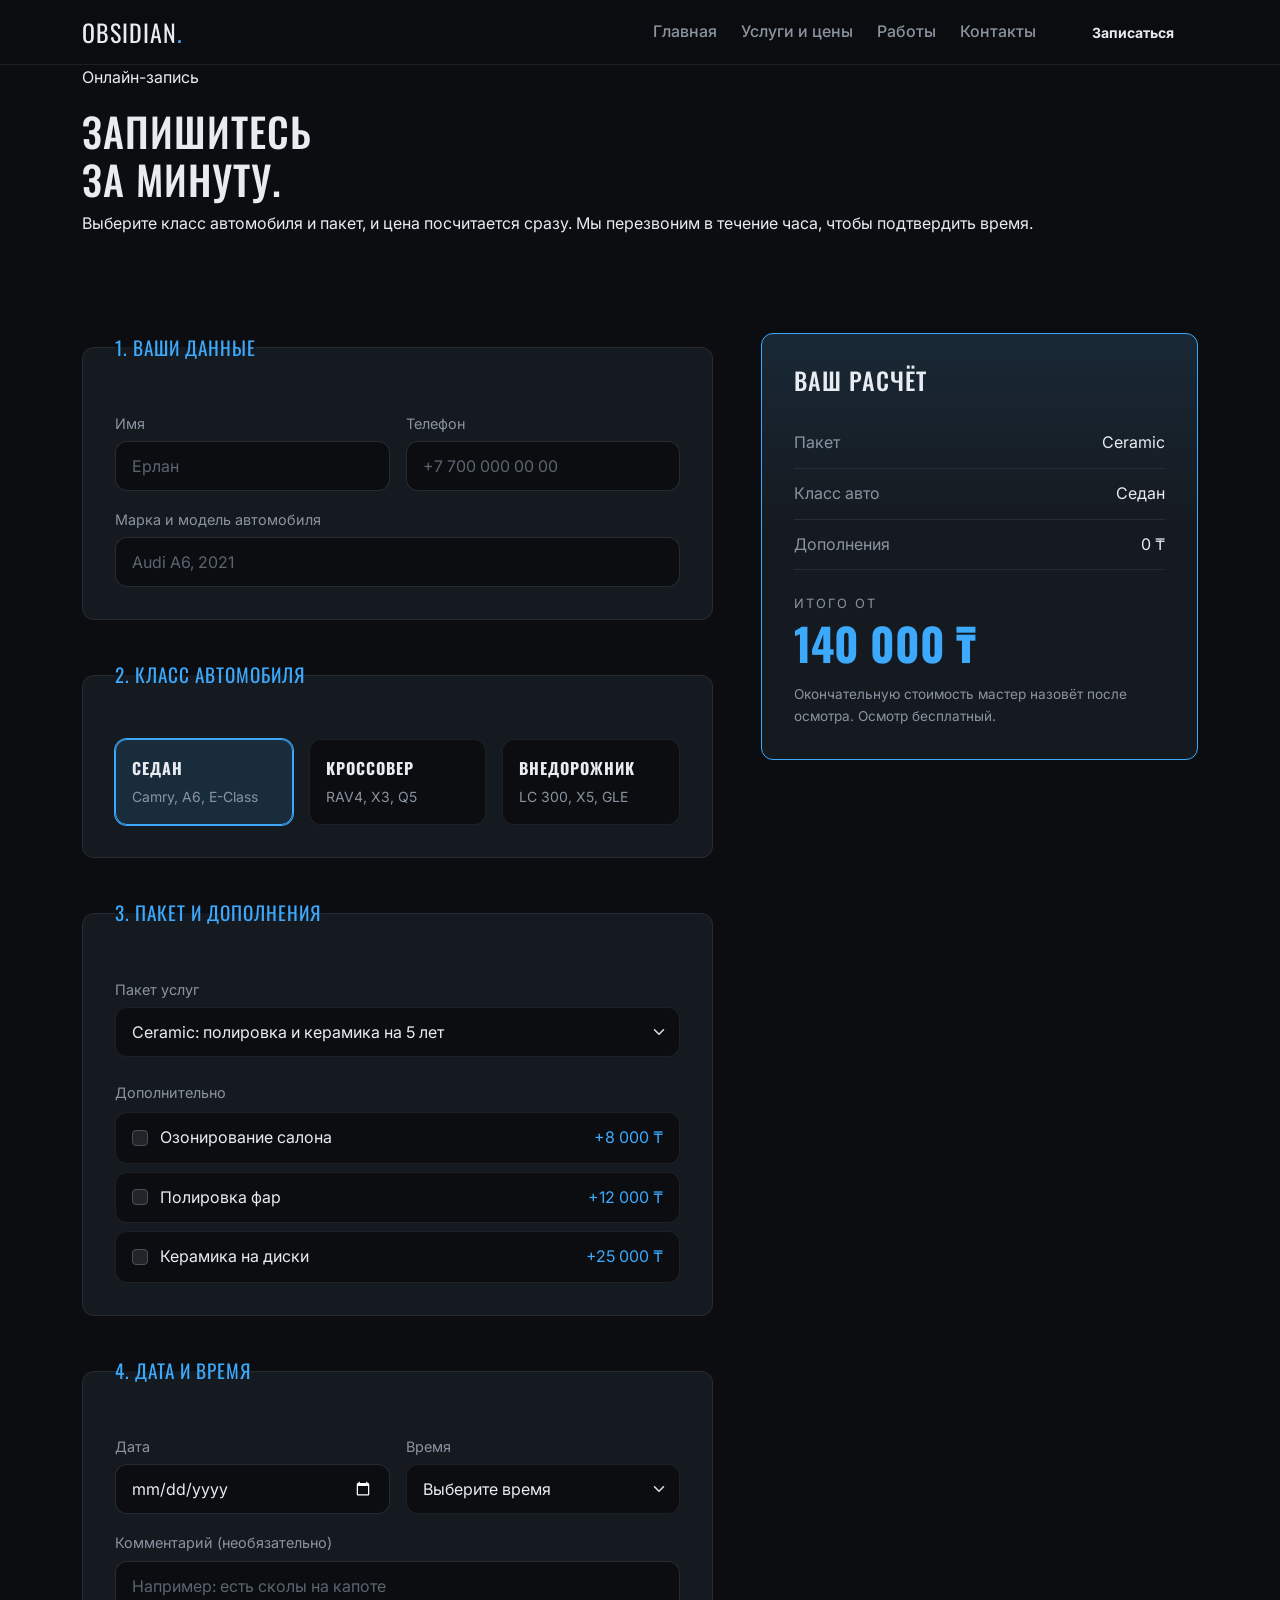
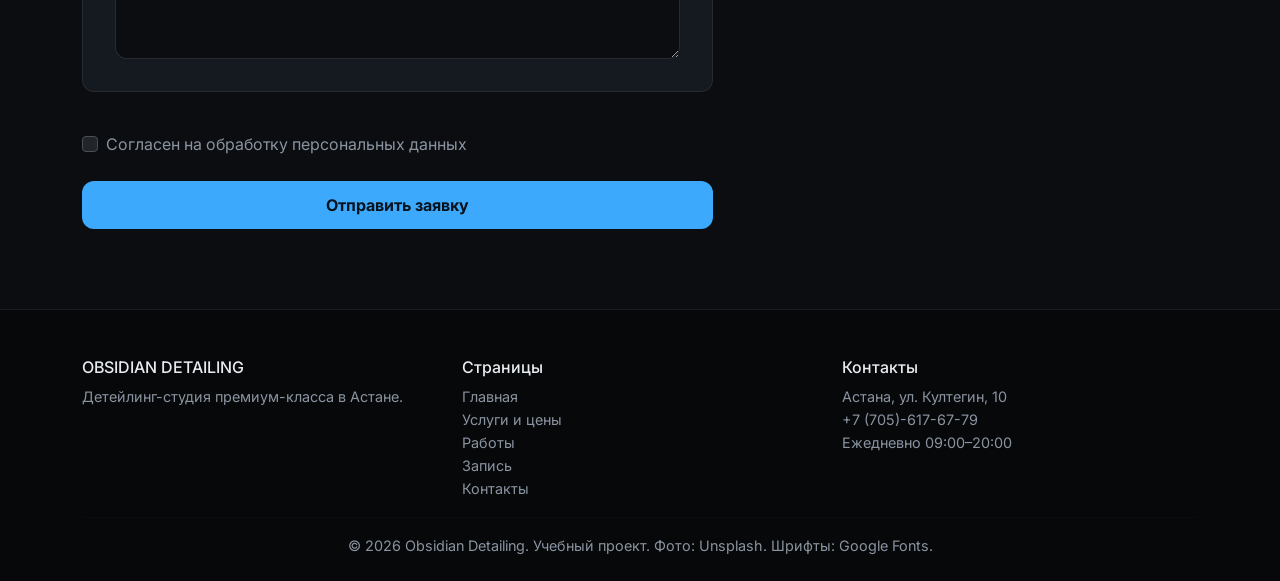
<file: booking.html>
<!DOCTYPE html>
<html lang="ru">
<head>
  <meta charset="UTF-8">
  <meta name="viewport" content="width=device-width, initial-scale=1">
  <meta name="description" content="Онлайн-запись в Obsidian Detailing: выберите класс авто, пакет и время, цена посчитается сразу.">
  <title>Obsidian Detailing | Запись</title>

  <link rel="preconnect" href="https://fonts.googleapis.com">
  <link rel="preconnect" href="https://fonts.gstatic.com" crossorigin>
  <link href="https://fonts.googleapis.com/css2?family=Inter:wght@400;500;700&family=Oswald:wght@500;700&display=swap" rel="stylesheet">

  <link href="https://cdn.jsdelivr.net/npm/bootstrap@5.3.3/dist/css/bootstrap.min.css" rel="stylesheet">

  <link rel="stylesheet" href="css/style.css">
  <link rel="stylesheet" href="css/booking.css">
</head>
<body>

  <nav class="navbar navbar-expand-lg sticky-top site-nav" data-bs-theme="dark">
    <div class="container">
      <a class="navbar-brand" href="index.html">OBSIDIAN<span>.</span></a>
      <button class="navbar-toggler" type="button" data-bs-toggle="collapse"
              data-bs-target="#mainMenu" aria-controls="mainMenu"
              aria-expanded="false" aria-label="Открыть меню">
        <span class="navbar-toggler-icon"></span>
      </button>
      <div class="collapse navbar-collapse" id="mainMenu">
        <ul class="navbar-nav ms-auto align-items-lg-center gap-lg-2">
          <li class="nav-item"><a class="nav-link" href="index.html">Главная</a></li>
          <li class="nav-item"><a class="nav-link" href="services.html">Услуги и цены</a></li>
          <li class="nav-item"><a class="nav-link" href="works.html">Работы</a></li>
          <li class="nav-item"><a class="nav-link" href="contacts.html">Контакты</a></li>
          <li class="nav-item ms-lg-3"><a class="btn btn-accent btn-sm active" href="booking.html">Записаться</a></li>
        </ul>
      </div>
    </div>
  </nav>

  <main>
    <header class="page-head">
      <div class="container">
        <p class="hero-tag fade-up">Онлайн-запись</p>
        <h1 class="fade-up d2">Запишитесь<br>за минуту.</h1>
        <p class="fade-up d3">Выберите класс автомобиля и пакет, и цена посчитается сразу. Мы перезвоним в течение часа, чтобы подтвердить время.</p>
      </div>
    </header>

    <section class="section">
      <div class="container">
        <div class="row g-4 g-lg-5">

          <div class="col-12 col-lg-7">
            <form id="bookingForm" class="booking-form" data-bs-theme="dark">

              <fieldset>
                <legend>1. Ваши данные</legend>
                <div class="row g-3">
                  <div class="col-12 col-md-6">
                    <label for="name" class="form-label">Имя</label>
                    <input type="text" class="form-control" id="name" name="name" placeholder="Ерлан" required minlength="2" autocomplete="given-name">
                  </div>
                  <div class="col-12 col-md-6">
                    <label for="phone" class="form-label">Телефон</label>
                    <input type="tel" class="form-control" id="phone" name="phone" placeholder="+7 700 000 00 00" required pattern="[0-9+()\s\-]{10,18}" autocomplete="tel">
                  </div>
                  <div class="col-12">
                    <label for="car" class="form-label">Марка и модель автомобиля</label>
                    <input type="text" class="form-control" id="car" name="car" placeholder="Audi A6, 2021" required>
                  </div>
                </div>
              </fieldset>

              <fieldset>
                <legend>2. Класс автомобиля</legend>
                <div class="class-grid">
                  <label class="class-option">
                    <input type="radio" name="carClass" value="sedan" checked>
                    <span><b>Седан</b><small>Camry, A6, E-Class</small></span>
                  </label>
                  <label class="class-option">
                    <input type="radio" name="carClass" value="crossover">
                    <span><b>Кроссовер</b><small>RAV4, X3, Q5</small></span>
                  </label>
                  <label class="class-option">
                    <input type="radio" name="carClass" value="suv">
                    <span><b>Внедорожник</b><small>LC 300, X5, GLE</small></span>
                  </label>
                </div>
              </fieldset>

              <fieldset>
                <legend>3. Пакет и дополнения</legend>
                <label for="package" class="form-label">Пакет услуг</label>
                <select class="form-select" id="package" name="package" required>
                  <option value="fresh">Fresh: мойка, лёгкая полировка, воск</option>
                  <option value="ceramic" selected>Ceramic: полировка и керамика на 5 лет</option>
                  <option value="interior">Interior: химчистка салона</option>
                </select>

                <p class="form-label mt-4 mb-2">Дополнительно</p>
                <div class="extras">
                  <label class="form-check">
                    <input class="form-check-input extra" type="checkbox" name="extra" value="8000">
                    <span class="form-check-label">Озонирование салона <em>+8 000 ₸</em></span>
                  </label>
                  <label class="form-check">
                    <input class="form-check-input extra" type="checkbox" name="extra" value="12000">
                    <span class="form-check-label">Полировка фар <em>+12 000 ₸</em></span>
                  </label>
                  <label class="form-check">
                    <input class="form-check-input extra" type="checkbox" name="extra" value="25000">
                    <span class="form-check-label">Керамика на диски <em>+25 000 ₸</em></span>
                  </label>
                </div>
              </fieldset>

              <fieldset>
                <legend>4. Дата и время</legend>
                <div class="row g-3">
                  <div class="col-12 col-md-6">
                    <label for="date" class="form-label">Дата</label>
                    <input type="date" class="form-control" id="date" name="date" required>
                  </div>
                  <div class="col-12 col-md-6">
                    <label for="time" class="form-label">Время</label>
                    <select class="form-select" id="time" name="time" required>
                      <option value="" selected disabled>Выберите время</option>
                      <option>09:00</option>
                      <option>11:00</option>
                      <option>13:00</option>
                      <option>15:00</option>
                      <option>17:00</option>
                    </select>
                  </div>
                  <div class="col-12">
                    <label for="comment" class="form-label">Комментарий (необязательно)</label>
                    <textarea class="form-control" id="comment" name="comment" rows="3" placeholder="Например: есть сколы на капоте"></textarea>
                  </div>
                </div>
              </fieldset>

              <div class="form-check consent">
                <input class="form-check-input" type="checkbox" id="agree" required>
                <label class="form-check-label" for="agree">Согласен на обработку персональных данных</label>
              </div>

              <button type="submit" class="btn btn-accent w-100">Отправить заявку</button>
            </form>

            <div id="success" class="success" role="status" hidden>
              <span class="success-icon">✓</span>
              <h2>Заявка отправлена</h2>
              <p class="text-muted-2" id="successText"></p>
              <a href="index.html" class="btn btn-ghost">На главную</a>
            </div>
          </div>

          <div class="col-12 col-lg-5">
            <aside class="summary" aria-live="polite">
              <h2>Ваш расчёт</h2>
              <dl>
                <div><dt>Пакет</dt><dd id="sumPackage">Ceramic</dd></div>
                <div><dt>Класс авто</dt><dd id="sumClass">Седан</dd></div>
                <div><dt>Дополнения</dt><dd id="sumExtras">0 ₸</dd></div>
              </dl>
              <div class="total">
                <span>Итого от</span>
                <strong id="sumTotal">140 000 ₸</strong>
              </div>
              <p class="summary-note">Окончательную стоимость мастер назовёт после осмотра. Осмотр бесплатный.</p>
            </aside>
          </div>

        </div>
      </div>
    </section>
  </main>

  <footer class="site-footer">
    <div class="container">
      <div class="row g-4">
        <div class="col-12 col-md-4">
          <h5>OBSIDIAN DETAILING</h5>
          <p>Детейлинг-студия премиум-класса в Астане.</p>
        </div>
        <div class="col-6 col-md-4">
          <h5>Страницы</h5>
          <ul class="list-unstyled mb-0">
            <li><a href="index.html">Главная</a></li>
            <li><a href="services.html">Услуги и цены</a></li>
            <li><a href="works.html">Работы</a></li>
            <li><a href="booking.html">Запись</a></li>
            <li><a href="contacts.html">Контакты</a></li>
          </ul>
        </div>
        <div class="col-6 col-md-4">
          <h5>Контакты</h5>
          <p class="mb-0">Астана, ул. Култегин, 10<br>+7 (705)-617-67-79<br>Ежедневно 09:00–20:00</p>
        </div>
      </div>
      <hr style="border-color: var(--line)">
      <p class="mb-0 text-center">© 2026 Obsidian Detailing. Учебный проект. Фото: Unsplash. Шрифты: Google Fonts.</p>
    </div>
  </footer>

  <script src="https://cdn.jsdelivr.net/npm/bootstrap@5.3.3/dist/js/bootstrap.bundle.min.js"></script>
  <script>
    const prices = {
      fresh:    { sedan: 25000,  crossover: 30000,  suv: 35000 },
      ceramic:  { sedan: 140000, crossover: 170000, suv: 210000 },
      interior: { sedan: 45000,  crossover: 55000,  suv: 65000 }
    };
    const packageNames = { fresh: 'Fresh', ceramic: 'Ceramic', interior: 'Interior' };
    const classNames = { sedan: 'Седан', crossover: 'Кроссовер', suv: 'Внедорожник' };

    const form = document.getElementById('bookingForm');
    const packageSelect = document.getElementById('package');
    const dateInput = document.getElementById('date');

    function formatPrice(value) {
      return value.toLocaleString('ru-RU') + ' ₸';
    }

    function updateSummary() {
      const carClass = form.querySelector('input[name="carClass"]:checked').value;
      const pack = packageSelect.value;
      let extras = 0;
      form.querySelectorAll('.extra:checked').forEach(function (box) {
        extras += Number(box.value);
      });
      const total = prices[pack][carClass] + extras;

      document.getElementById('sumPackage').textContent = packageNames[pack];
      document.getElementById('sumClass').textContent = classNames[carClass];
      document.getElementById('sumExtras').textContent = formatPrice(extras);
      document.getElementById('sumTotal').textContent = formatPrice(total);
    }

    const today = new Date().toISOString().split('T')[0];
    dateInput.min = today;

    form.addEventListener('change', updateSummary);

    form.addEventListener('submit', function (event) {
      event.preventDefault();
      const name = document.getElementById('name').value;
      document.getElementById('successText').textContent =
        name + ', спасибо! Мы перезвоним в течение часа и подтвердим время. Предварительная стоимость: ' +
        document.getElementById('sumTotal').textContent + '.';
      form.hidden = true;
      document.getElementById('success').hidden = false;
      window.scrollTo({ top: 0, behavior: 'smooth' });
    });

    updateSummary();
  </script>
</body>
</html>
</file>
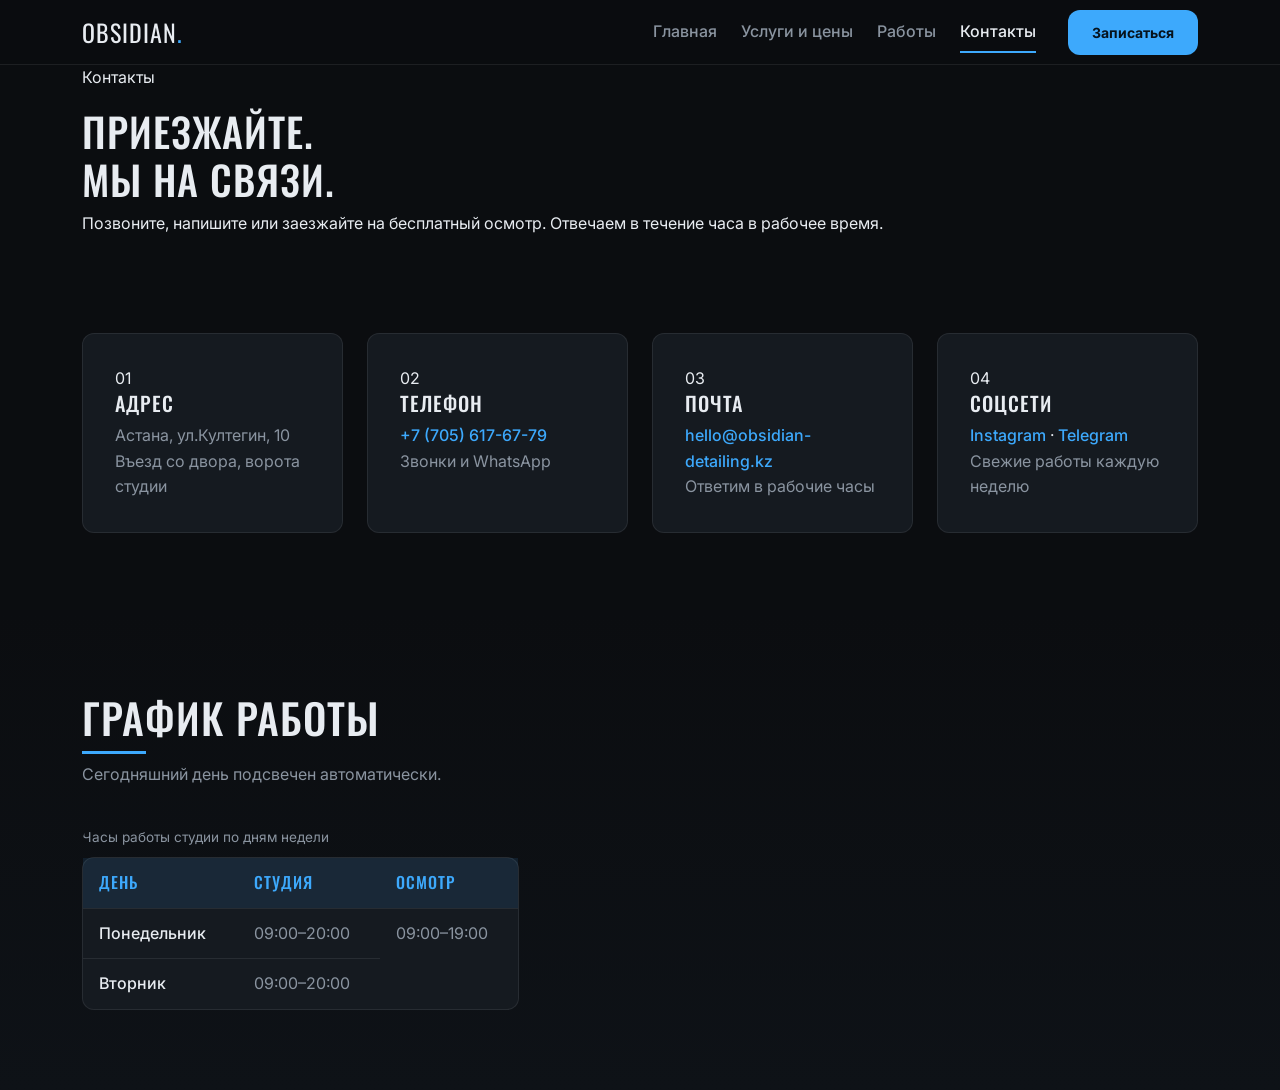
<file: contacts.html>
<!DOCTYPE html>
<html lang="ru">
<head>
  <meta charset="UTF-8">
  <meta name="viewport" content="width=device-width, initial-scale=1">
  <meta name="description" content="Контакты Obsidian Detailing: адрес, телефон, график работы и карта проезда в Астане.">
  <title>Obsidian Detailing | Контакты</title>

  <link rel="preconnect" href="https://fonts.googleapis.com">
  <link rel="preconnect" href="https://fonts.gstatic.com" crossorigin>
  <link href="https://fonts.googleapis.com/css2?family=Inter:wght@400;500;700&family=Oswald:wght@500;700&display=swap" rel="stylesheet">

  <link href="https://cdn.jsdelivr.net/npm/bootstrap@5.3.3/dist/css/bootstrap.min.css" rel="stylesheet">

  <link rel="stylesheet" href="css/style.css">
  <link rel="stylesheet" href="css/contacts.css">
</head>
<body>

  <nav class="navbar navbar-expand-lg sticky-top site-nav" data-bs-theme="dark">
    <div class="container">
      <a class="navbar-brand" href="index.html">OBSIDIAN<span>.</span></a>
      <button class="navbar-toggler" type="button" data-bs-toggle="collapse"
              data-bs-target="#mainMenu" aria-controls="mainMenu"
              aria-expanded="false" aria-label="Открыть меню">
        <span class="navbar-toggler-icon"></span>
      </button>
      <div class="collapse navbar-collapse" id="mainMenu">
        <ul class="navbar-nav ms-auto align-items-lg-center gap-lg-2">
          <li class="nav-item"><a class="nav-link" href="index.html">Главная</a></li>
          <li class="nav-item"><a class="nav-link" href="services.html">Услуги и цены</a></li>
          <li class="nav-item"><a class="nav-link" href="works.html">Работы</a></li>
          <li class="nav-item"><a class="nav-link active" href="contacts.html">Контакты</a></li>
          <li class="nav-item ms-lg-3"><a class="btn btn-accent btn-sm" href="booking.html">Записаться</a></li>
        </ul>
      </div>
    </div>
  </nav>

  <main>
    <header class="page-head">
      <div class="container">
        <p class="hero-tag fade-up">Контакты</p>
        <h1 class="fade-up d2">Приезжайте.<br>Мы на связи.</h1>
        <p class="fade-up d3">Позвоните, напишите или заезжайте на бесплатный осмотр. Отвечаем в течение часа в рабочее время.</p>
      </div>
    </header>

    <section class="section">
      <div class="container">
        <div class="row g-4">
          <div class="col-12 col-md-6 col-lg-3">
            <article class="card-gloss contact-card">
              <span class="icon">01</span>
              <h3>Адрес</h3>
              <p class="text-muted-2 mb-0">Астана, ул.Култегин, 10<br>Въезд со двора, ворота студии</p>
            </article>
          </div>
          <div class="col-12 col-md-6 col-lg-3">
            <article class="card-gloss contact-card">
              <span class="icon">02</span>
              <h3>Телефон</h3>
              <p class="mb-0"><a href="tel:+77000000000">+7 (705) 617-67-79</a></p>
              <p class="text-muted-2 mb-0">Звонки и WhatsApp</p>
            </article>
          </div>
          <div class="col-12 col-md-6 col-lg-3">
            <article class="card-gloss contact-card">
              <span class="icon">03</span>
              <h3>Почта</h3>
              <p class="mb-0"><a href="mailto:hello@obsidian-detailing.kz">hello@obsidian-detailing.kz</a></p>
              <p class="text-muted-2 mb-0">Ответим в рабочие часы</p>
            </article>
          </div>
          <div class="col-12 col-md-6 col-lg-3">
            <article class="card-gloss contact-card">
              <span class="icon">04</span>
              <h3>Соцсети</h3>
              <p class="mb-0"><a href="#">Instagram</a> · <a href="#">Telegram</a></p>
              <p class="text-muted-2 mb-0">Свежие работы каждую неделю</p>
            </article>
          </div>
        </div>
      </div>
    </section>

    <section class="section hours-section">
      <div class="container">
        <div class="row g-4 g-lg-5 align-items-start">
          <div class="col-12 col-lg-5">
            <h2 class="section-title">График работы</h2>
            <p class="section-lead">Сегодняшний день подсвечен автоматически.</p>
            <table class="hours-table">
              <caption>Часы работы студии по дням недели</caption>
              <thead>
                <tr>
                  <th scope="col">День</th>
                  <th scope="col">Студия</th>
                  <th scope="col">Осмотр</th>
                </tr>
              </thead>
              <tbody>
                <tr data-day="1"><th scope="row">Понедельник</th><td>09:00–20:00</td><td>09:00–19:00</td></tr>
                <tr data-day="2"><th scope="row">Вторник</th><td>09:00–20:00</td>
</file>
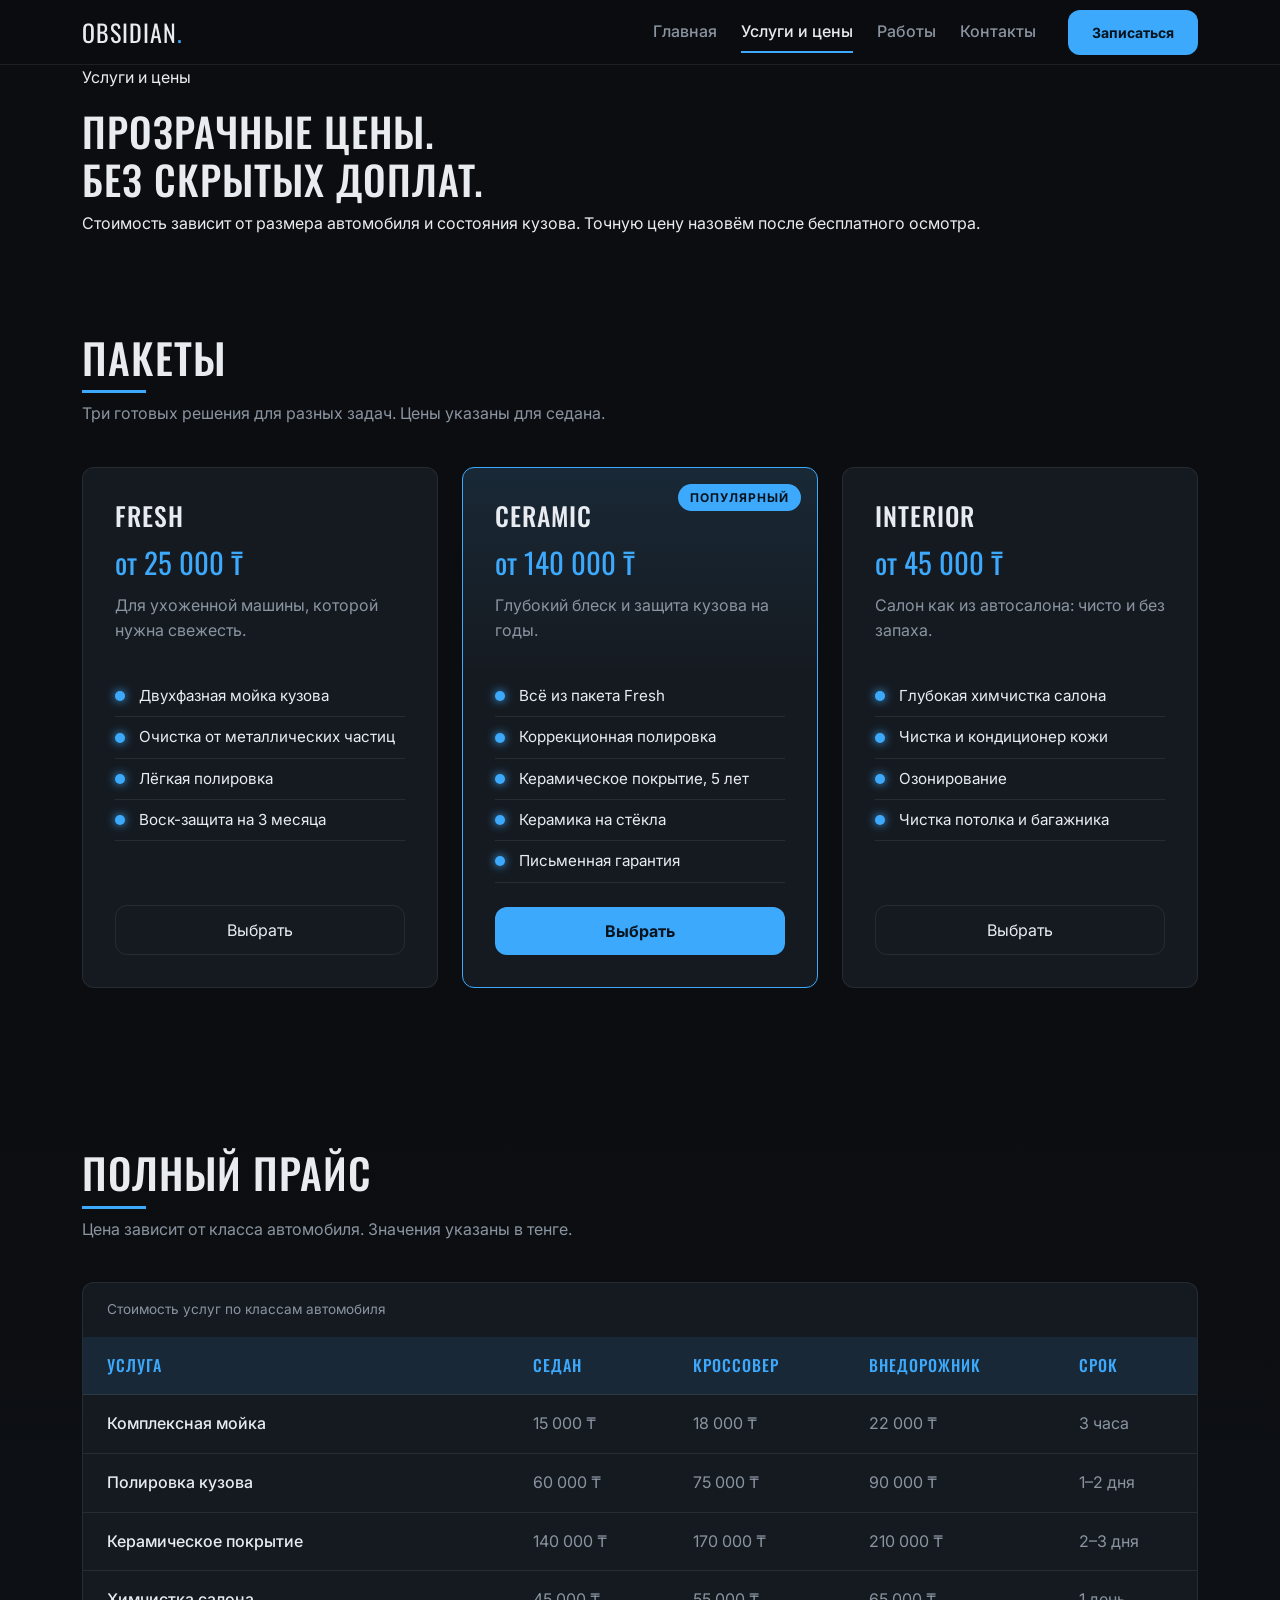
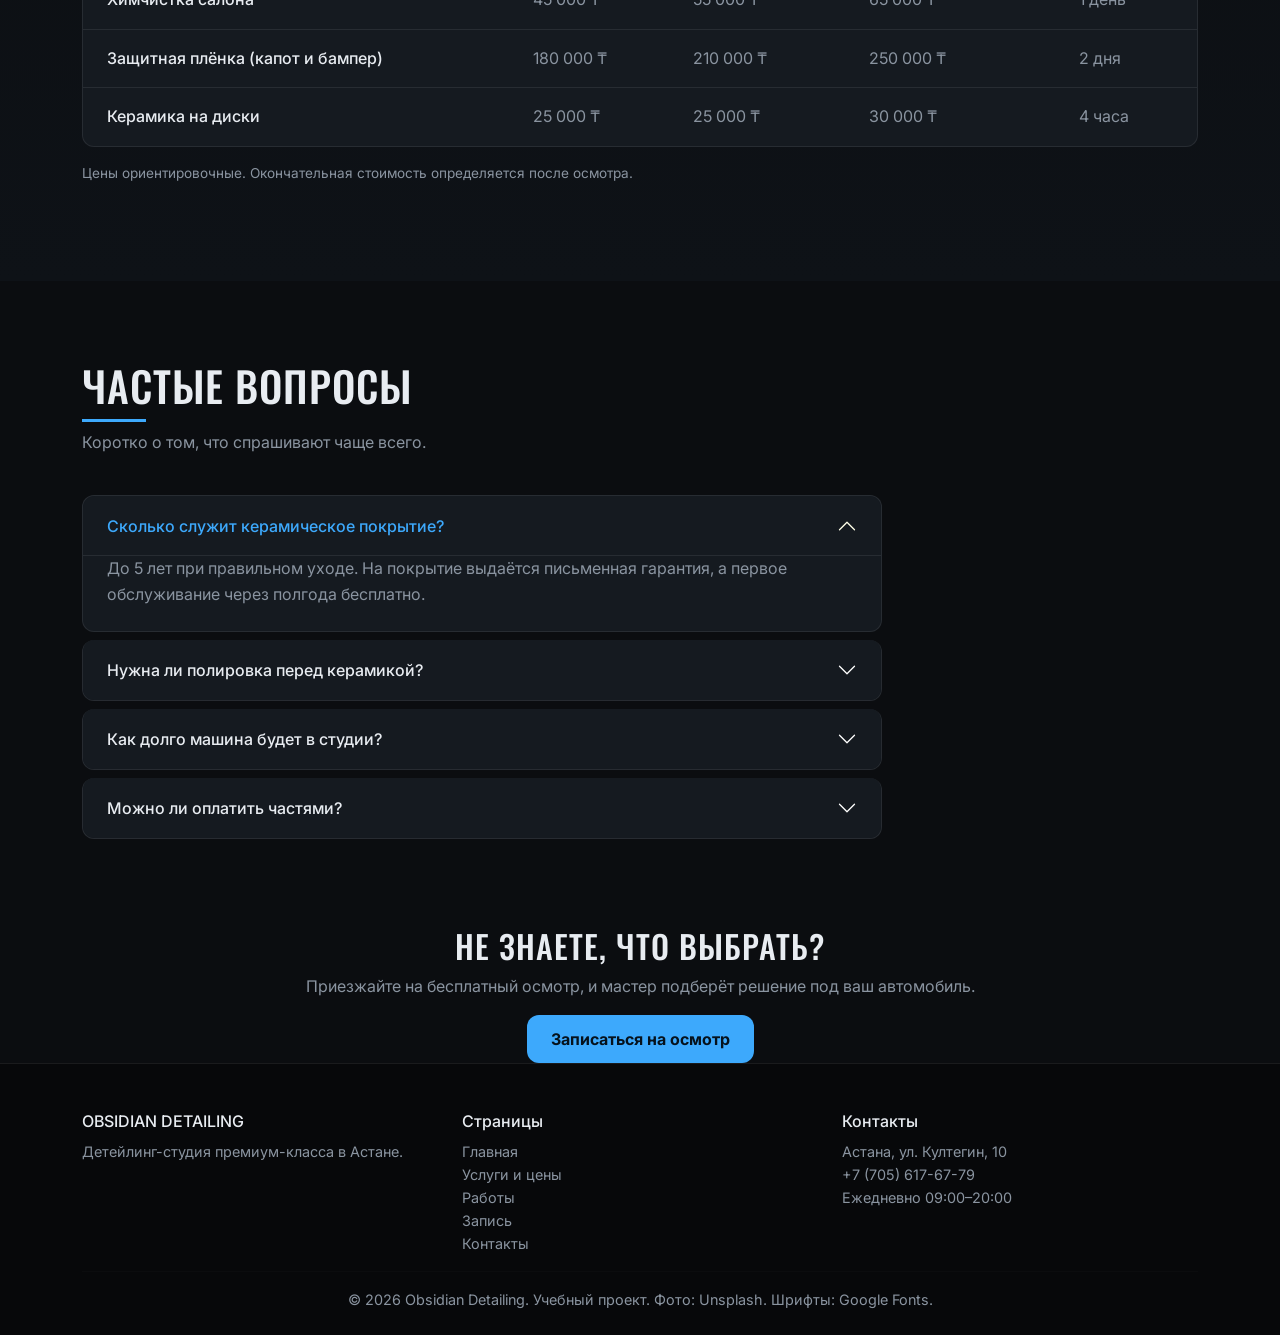
<file: services.html>
<!DOCTYPE html>
<html lang="ru">
<head>
  <meta charset="UTF-8">
  <meta name="viewport" content="width=device-width, initial-scale=1">
  <meta name="description" content="Услуги и цены Obsidian Detailing: мойка, полировка, керамика, химчистка и защитная плёнка в Астане.">
  <title>Obsidian Detailing | Услуги и цены</title>

  <link rel="preconnect" href="https://fonts.googleapis.com">
  <link rel="preconnect" href="https://fonts.gstatic.com" crossorigin>
  <link href="https://fonts.googleapis.com/css2?family=Inter:wght@400;500;700&family=Oswald:wght@500;700&display=swap" rel="stylesheet">

  <link href="https://cdn.jsdelivr.net/npm/bootstrap@5.3.3/dist/css/bootstrap.min.css" rel="stylesheet">

  <link rel="stylesheet" href="css/style.css">
  <link rel="stylesheet" href="css/services.css">
</head>
<body>

  <nav class="navbar navbar-expand-lg sticky-top site-nav" data-bs-theme="dark">
    <div class="container">
      <a class="navbar-brand" href="index.html">OBSIDIAN<span>.</span></a>
      <button class="navbar-toggler" type="button" data-bs-toggle="collapse"
              data-bs-target="#mainMenu" aria-controls="mainMenu"
              aria-expanded="false" aria-label="Открыть меню">
        <span class="navbar-toggler-icon"></span>
      </button>
      <div class="collapse navbar-collapse" id="mainMenu">
        <ul class="navbar-nav ms-auto align-items-lg-center gap-lg-2">
          <li class="nav-item"><a class="nav-link" href="index.html">Главная</a></li>
          <li class="nav-item"><a class="nav-link active" href="services.html">Услуги и цены</a></li>
          <li class="nav-item"><a class="nav-link" href="works.html">Работы</a></li>
          <li class="nav-item"><a class="nav-link" href="contacts.html">Контакты</a></li>
          <li class="nav-item ms-lg-3"><a class="btn btn-accent btn-sm" href="booking.html">Записаться</a></li>
        </ul>
      </div>
    </div>
  </nav>

  <main>
    <header class="page-head">
      <div class="container">
        <p class="hero-tag fade-up">Услуги и цены</p>
        <h1 class="fade-up d2">Прозрачные цены.<br>Без скрытых доплат.</h1>
        <p class="fade-up d3">Стоимость зависит от размера автомобиля и состояния кузова. Точную цену назовём после бесплатного осмотра.</p>
      </div>
    </header>

    <section class="section">
      <div class="container">
        <h2 class="section-title">Пакеты</h2>
        <p class="section-lead">Три готовых решения для разных задач. Цены указаны для седана.</p>
        <div class="row g-4">
          <div class="col-12 col-md-6 col-lg-4">
            <article class="card-gloss package">
              <h3>Fresh</h3>
              <p class="price">от 25 000 ₸</p>
              <p class="text-muted-2">Для ухоженной машины, которой нужна свежесть.</p>
              <ul>
                <li>Двухфазная мойка кузова</li>
                <li>Очистка от металлических частиц</li>
                <li>Лёгкая полировка</li>
                <li>Воск-защита на 3 месяца</li>
              </ul>
              <a href="booking.html" class="btn btn-ghost w-100">Выбрать</a>
            </article>
          </div>
          <div class="col-12 col-md-6 col-lg-4">
            <article class="card-gloss package package-featured">
              <span class="badge-top">Популярный</span>
              <h3>Ceramic</h3>
              <p class="price">от 140 000 ₸</p>
              <p class="text-muted-2">Глубокий блеск и защита кузова на годы.</p>
              <ul>
                <li>Всё из пакета Fresh</li>
                <li>Коррекционная полировка</li>
                <li>Керамическое покрытие, 5 лет</li>
                <li>Керамика на стёкла</li>
                <li>Письменная гарантия</li>
              </ul>
              <a href="booking.html" class="btn btn-accent w-100">Выбрать</a>
            </article>
          </div>
          <div class="col-12 col-md-6 col-lg-4">
            <article class="card-gloss package">
              <h3>Interior</h3>
              <p class="price">от 45 000 ₸</p>
              <p class="text-muted-2">Салон как из автосалона: чисто и без запаха.</p>
              <ul>
                <li>Глубокая химчистка салона</li>
                <li>Чистка и кондиционер кожи</li>
                <li>Озонирование</li>
                <li>Чистка потолка и багажника</li>
              </ul>
              <a href="booking.html" class="btn btn-ghost w-100">Выбрать</a>
            </article>
          </div>
        </div>
      </div>
    </section>

    <section class="section price-section">
      <div class="container">
        <h2 class="section-title">Полный прайс</h2>
        <p class="section-lead">Цена зависит от класса автомобиля. Значения указаны в тенге.</p>
        <div class="price-wrap">
          <table class="price-table">
            <caption>Стоимость услуг по классам автомобиля</caption>
            <thead>
              <tr>
                <th scope="col">Услуга</th>
                <th scope="col">Седан</th>
                <th scope="col">Кроссовер</th>
                <th scope="col">Внедорожник</th>
                <th scope="col">Срок</th>
              </tr>
            </thead>
            <tbody>
              <tr>
                <th scope="row">Комплексная мойка</th>
                <td data-label="Седан">15 000 ₸</td>
                <td data-label="Кроссовер">18 000 ₸</td>
                <td data-label="Внедорожник">22 000 ₸</td>
                <td data-label="Срок">3 часа</td>
              </tr>
              <tr>
                <th scope="row">Полировка кузова</th>
                <td data-label="Седан">60 000 ₸</td>
                <td data-label="Кроссовер">75 000 ₸</td>
                <td data-label="Внедорожник">90 000 ₸</td>
                <td data-label="Срок">1–2 дня</td>
              </tr>
              <tr>
                <th scope="row">Керамическое покрытие</th>
                <td data-label="Седан">140 000 ₸</td>
                <td data-label="Кроссовер">170 000 ₸</td>
                <td data-label="Внедорожник">210 000 ₸</td>
                <td data-label="Срок">2–3 дня</td>
              </tr>
              <tr>
                <th scope="row">Химчистка салона</th>
                <td data-label="Седан">45 000 ₸</td>
                <td data-label="Кроссовер">55 000 ₸</td>
                <td data-label="Внедорожник">65 000 ₸</td>
                <td data-label="Срок">1 день</td>
              </tr>
              <tr>
                <th scope="row">Защитная плёнка (капот и бампер)</th>
                <td data-label="Седан">180 000 ₸</td>
                <td data-label="Кроссовер">210 000 ₸</td>
                <td data-label="Внедорожник">250 000 ₸</td>
                <td data-label="Срок">2 дня</td>
              </tr>
              <tr>
                <th scope="row">Керамика на диски</th>
                <td data-label="Седан">25 000 ₸</td>
                <td data-label="Кроссовер">25 000 ₸</td>
                <td data-label="Внедорожник">30 000 ₸</td>
                <td data-label="Срок">4 часа</td>
              </tr>
            </tbody>
          </table>
        </div>
        <p class="price-note">Цены ориентировочные. Окончательная стоимость определяется после осмотра.</p>
      </div>
    </section>

    <section class="section">
      <div class="container">
        <h2 class="section-title">Частые вопросы</h2>
        <p class="section-lead">Коротко о том, что спрашивают чаще всего.</p>
        <div class="accordion faq" id="faq">
          <div class="accordion-item">
            <h3 class="accordion-header">
              <button class="accordion-button" type="button" data-bs-toggle="collapse" data-bs-target="#q1" aria-expanded="true" aria-controls="q1">Сколько служит керамическое покрытие?</button>
            </h3>
            <div id="q1" class="accordion-collapse collapse show" data-bs-parent="#faq">
              <div class="accordion-body">До 5 лет при правильном уходе. На покрытие выдаётся письменная гарантия, а первое обслуживание через полгода бесплатно.</div>
            </div>
          </div>
          <div class="accordion-item">
            <h3 class="accordion-header">
              <button class="accordion-button collapsed" type="button" data-bs-toggle="collapse" data-bs-target="#q2" aria-expanded="false" aria-controls="q2">Нужна ли полировка перед керамикой?</button>
            </h3>
            <div id="q2" class="accordion-collapse collapse" data-bs-parent="#faq">
              <div class="accordion-body">Да. Керамика закрепляет состояние лака, поэтому царапины и голограммы убираем заранее. Поэтому в пакет Ceramic входит коррекционная полировка.</div>
            </div>
          </div>
          <div class="accordion-item">
            <h3 class="accordion-header">
              <button class="accordion-button collapsed" type="button" data-bs-toggle="collapse" data-bs-target="#q3" aria-expanded="false" aria-controls="q3">Как долго машина будет в студии?</button>
            </h3>
            <div id="q3" class="accordion-collapse collapse" data-bs-parent="#faq">
              <div class="accordion-body">От 3 часов для мойки до 3 дней для полного комплекса. Срок называем заранее, а о ходе работ присылаем фотоотчёт.</div>
            </div>
          </div>
          <div class="accordion-item">
            <h3 class="accordion-header">
              <button class="accordion-button collapsed" type="button" data-bs-toggle="collapse" data-bs-target="#q4" aria-expanded="false" aria-controls="q4">Можно ли оплатить частями?</button>
            </h3>
            <div id="q4" class="accordion-collapse collapse" data-bs-parent="#faq">
              <div class="accordion-body">Да. Для крупных услуг, таких как керамика и плёнка, возможна предоплата 50 процентов, а остаток при выдаче.</div>
            </div>
          </div>
        </div>
      </div>
    </section>

    <section class="cta">
      <div class="container text-center">
        <h2>Не знаете, что выбрать?</h2>
        <p class="text-muted-2">Приезжайте на бесплатный осмотр, и мастер подберёт решение под ваш автомобиль.</p>
        <a href="booking.html" class="btn btn-accent">Записаться на осмотр</a>
      </div>
    </section>
  </main>

  <footer class="site-footer">
    <div class="container">
      <div class="row g-4">
        <div class="col-12 col-md-4">
          <h5>OBSIDIAN DETAILING</h5>
          <p>Детейлинг-студия премиум-класса в Астане.</p>
        </div>
        <div class="col-6 col-md-4">
          <h5>Страницы</h5>
          <ul class="list-unstyled mb-0">
            <li><a href="index.html">Главная</a></li>
            <li><a href="services.html">Услуги и цены</a></li>
            <li><a href="works.html">Работы</a></li>
            <li><a href="booking.html">Запись</a></li>
            <li><a href="contacts.html">Контакты</a></li>
          </ul>
        </div>
        <div class="col-6 col-md-4">
          <h5>Контакты</h5>
          <p class="mb-0">Астана, ул. Култегин, 10<br>+7 (705) 617-67-79<br>Ежедневно 09:00–20:00</p>
        </div>
      </div>
      <hr style="border-color: var(--line)">
      <p class="mb-0 text-center">© 2026 Obsidian Detailing. Учебный проект. Фото: Unsplash. Шрифты: Google Fonts.</p>
    </div>
  </footer>

  <script src="https://cdn.jsdelivr.net/npm/bootstrap@5.3.3/dist/js/bootstrap.bundle.min.js"></script>
</body>
</html>
</file>
<file: css/style.css>
:root {
  --bg: #0B0D10;
  --card: #151A20;
  --accent: #3DA9FC;
  --text: #E8ECF1;
  --muted: #8A94A0;
  --line: rgba(255, 255, 255, 0.08);
  --radius: 12px;
  --space: 8px;
  --font-head: 'Oswald', sans-serif;
  --font-body: 'Inter', sans-serif;
}

body {
  background: var(--bg);
  color: var(--text);
  font-family: var(--font-body);
  line-height: 1.6;
  overflow-x: hidden;
}
h1, h2, h3, h4, .navbar-brand {
  font-family: var(--font-head);
  text-transform: uppercase;
  letter-spacing: 1px;
}
img { max-width: 100%; height: auto; }
a { color: var(--accent); }
.text-muted-2 { color: var(--muted); }

.site-nav {
  background: rgba(11, 13, 16, 0.85);
  backdrop-filter: blur(10px);
  border-bottom: 1px solid var(--line);
}
.site-nav .navbar-brand { font-size: 1.5rem; color: var(--text); }
.site-nav .navbar-brand span { color: var(--accent); }
.site-nav .nav-link {
  color: var(--muted);
  font-weight: 500;
  position: relative;
  transition: color 0.3s;
}
.site-nav .nav-link:hover,
.site-nav .nav-link.active { color: var(--text); }
.site-nav .nav-link::after {
  content: "";
  position: absolute;
  left: 0.5rem; right: 0.5rem; bottom: 0;
  height: 2px;
  background: var(--accent);
  transform: scaleX(0);
  transition: transform 0.3s;
}
.site-nav .nav-link:hover::after,
.site-nav .nav-link.active::after { transform: scaleX(1); }

.btn-accent {
  background: var(--accent);
  color: #06121C;
  font-weight: 700;
  border: 0;
  border-radius: var(--radius);
  padding: calc(var(--space) * 1.5) calc(var(--space) * 3);
  transition: transform 0.3s, box-shadow 0.3s;
}
.btn-accent:hover {
  background: var(--accent);
  color: #06121C;
  transform: translateY(-3px);
  box-shadow: 0 8px 24px rgba(61, 169, 252, 0.4);
}
.btn-ghost {
  background: transparent;
  color: var(--text);
  border: 1px solid var(--line);
  border-radius: var(--radius);
  padding: calc(var(--space) * 1.5) calc(var(--space) * 3);
  transition: border-color 0.3s, color 0.3s;
}
.btn-ghost:hover { border-color: var(--accent); color: var(--accent); }

.section { padding: calc(var(--space) * 10) 0; }
.section-title { font-size: clamp(1.8rem, 4vw, 2.6rem); margin-bottom: calc(var(--space) * 1); }
.section-title::after {
  content: "";
  display: block;
  width: 64px; height: 3px;
  margin-top: var(--space);
  background: var(--accent);
}
.section-lead { color: var(--muted); max-width: 560px; margin-bottom: calc(var(--space) * 5); }

.card-gloss {
  position: relative;
  overflow: hidden;
  height: 100%;
  background: var(--card);
  border: 1px solid var(--line);
  border-radius: var(--radius);
  padding: calc(var(--space) * 4);
  transition: transform 0.3s, border-color 0.3s;
}
.card-gloss::after {
  content: "";
  position: absolute;
  top: 0; left: -120%;
  width: 60%; height: 100%;
  background: linear-gradient(105deg, transparent, rgba(255, 255, 255, 0.12), transparent);
  transform: skewX(-20deg);
  transition: left 0.7s;
}
.card-gloss:hover { transform: translateY(-6px); border-color: var(--accent); }
.card-gloss:hover::after { left: 140%; }

.site-footer {
  background: #07080A;
  border-top: 1px solid var(--line);
  padding: calc(var(--space) * 6) 0 calc(var(--space) * 3);
  color: var(--muted);
  font-size: 0.9rem;
}
.site-footer h5 { color: var(--text); font-size: 1rem; }
.site-footer a { color: var(--muted); text-decoration: none; }
.site-footer a:hover { color: var(--accent); }

@keyframes fadeUp {
  from { opacity: 0; transform: translateY(24px); }
  to   { opacity: 1; transform: none; }
}
.fade-up { animation: fadeUp 0.8s ease both; }
.fade-up.d2 { animation-delay: 0.2s; }
.fade-up.d3 { animation-delay: 0.4s; }

@media (max-width: 768px) {
  .section { padding: calc(var(--space) * 6) 0; }
  .card-gloss { padding: calc(var(--space) * 3); }
.page-head {
  padding: calc(var(--space) * 10) 0 calc(var(--space) * 6);
  background:
    radial-gradient(circle at 80% 0, rgba(61,169,252,0.16), transparent 55%),
    var(--bg);
  border-bottom: 1px solid var(--line);
}
.page-head .hero-tag {
  color: var(--accent);
  text-transform: uppercase;
  letter-spacing: 3px;
  font-size: 0.85rem;
  font-weight: 500;
}
.page-head h1 {
  font-size: clamp(2.2rem, 6vw, 4rem);
  font-weight: 700;
  line-height: 1.1;
  margin-bottom: calc(var(--space) * 2);
}
.page-head p { color: var(--muted); max-width: 560px; margin-bottom: 0; }

@media (max-width: 768px) {
  .page-head { padding: calc(var(--space) * 6) 0 calc(var(--space) * 4); }
}
}
</file>
<file: css/booking.css>
.booking-form fieldset {
  margin: 0 0 calc(var(--space) * 5);
  padding: calc(var(--space) * 4);
  background: var(--card);
  border: 1px solid var(--line);
  border-radius: var(--radius);
  min-width: 0;
}
.booking-form legend {
  float: none;
  width: auto;
  margin: 0 0 calc(var(--space) * 2);
  padding: 0;
  font-family: var(--font-head);
  font-size: 1.2rem;
  text-transform: uppercase;
  letter-spacing: 1px;
  color: var(--accent);
}
.booking-form .form-label { color: var(--muted); font-size: 0.9rem; margin-bottom: 6px; }
.booking-form .form-control,
.booking-form .form-select {
  background-color: var(--bg);
  border: 1px solid var(--line);
  border-radius: var(--radius);
  color: var(--text);
  padding: calc(var(--space) * 1.5) calc(var(--space) * 2);
  transition: border-color 0.3s, box-shadow 0.3s;
}
.booking-form .form-control::placeholder { color: #5B6570; }
.booking-form .form-control:focus,
.booking-form .form-select:focus {
  background-color: var(--bg);
  border-color: var(--accent);
  box-shadow: 0 0 0 3px rgba(61,169,252,0.25);
  color: var(--text);
}
.booking-form .form-control:user-invalid,
.booking-form .form-select:user-invalid { border-color: #E5534B; }
.booking-form input[type="date"] { color-scheme: dark; }

.class-grid {
  display: grid;
  grid-template-columns: repeat(3, 1fr);
  gap: calc(var(--space) * 2);
}
.class-option { display: block; cursor: pointer; margin: 0; }
.class-option input {
  position: absolute;
  opacity: 0;
  pointer-events: none;
}
.class-option span {
  display: flex;
  flex-direction: column;
  gap: 4px;
  height: 100%;
  padding: calc(var(--space) * 2);
  background: var(--bg);
  border: 1px solid var(--line);
  border-radius: var(--radius);
  transition: border-color 0.3s, background 0.3s, transform 0.3s;
}
.class-option b {
  font-family: var(--font-head);
  text-transform: uppercase;
  letter-spacing: 1px;
}
.class-option small { color: var(--muted); }
.class-option:hover span { border-color: var(--accent); transform: translateY(-3px); }
.class-option input:checked + span {
  border-color: var(--accent);
  background: rgba(61,169,252,0.12);
  box-shadow: 0 0 0 1px var(--accent);
}
.class-option input:focus-visible + span { box-shadow: 0 0 0 3px rgba(61,169,252,0.4); }

.extras { display: flex; flex-direction: column; gap: var(--space); }
.extras .form-check {
  display: flex;
  align-items: center;
  gap: calc(var(--space) * 1.5);
  margin: 0;
  padding: calc(var(--space) * 1.5) calc(var(--space) * 2);
  background: var(--bg);
  border: 1px solid var(--line);
  border-radius: var(--radius);
  cursor: pointer;
  transition: border-color 0.3s;
}
.extras .form-check:hover { border-color: var(--accent); }
.extras .form-check-input { float: none; margin: 0; flex-shrink: 0; cursor: pointer; }
.extras .form-check-input:checked { background-color: var(--accent); border-color: var(--accent); }
.extras .form-check-label { display: flex; justify-content: space-between; flex: 1; gap: var(--space); cursor: pointer; }
.extras em { font-style: normal; color: var(--accent); white-space: nowrap; }

.consent { margin-bottom: calc(var(--space) * 3); color: var(--muted); }
.consent .form-check-input:checked { background-color: var(--accent); border-color: var(--accent); }

.summary {
  position: sticky;
  top: calc(var(--space) * 12);
  padding: calc(var(--space) * 4);
  background:
    linear-gradient(180deg, rgba(61,169,252,0.10), transparent 45%),
    var(--card);
  border: 1px solid var(--accent);
  border-radius: var(--radius);
}
.summary h2 { font-size: 1.5rem; margin-bottom: calc(var(--space) * 3); }
.summary dl { margin: 0 0 calc(var(--space) * 3); }
.summary dl div {
  display: flex;
  justify-content: space-between;
  gap: calc(var(--space) * 2);
  padding: calc(var(--space) * 1.5) 0;
  border-bottom: 1px solid var(--line);
}
.summary dt { font-weight: 400; color: var(--muted); }
.summary dd { margin: 0; text-align: right; }
.total { display: flex; flex-direction: column; gap: 4px; }
.total span { color: var(--muted); text-transform: uppercase; letter-spacing: 2px; font-size: 0.8rem; }
.total strong {
  font-family: var(--font-head);
  font-size: clamp(2rem, 5vw, 2.8rem);
  color: var(--accent);
  line-height: 1.1;
}
.summary-note { margin: calc(var(--space) * 2) 0 0; color: var(--muted); font-size: 0.85rem; }

.success {
  padding: calc(var(--space) * 6) calc(var(--space) * 4);
  text-align: center;
  background: var(--card);
  border: 1px solid var(--accent);
  border-radius: var(--radius);
}
.success[hidden] { display: none; }
.success-icon {
  display: inline-flex;
  align-items: center;
  justify-content: center;
  width: 64px;
  height: 64px;
  margin-bottom: calc(var(--space) * 2);
  border: 2px solid var(--accent);
  border-radius: 50%;
  font-size: 2rem;
  color: var(--accent);
  box-shadow: 0 0 24px rgba(61,169,252,0.5);
}
.success p { margin-bottom: calc(var(--space) * 3); }

@media (max-width: 992px) {
  .summary { position: static; }
}

@media (max-width: 768px) {
  .booking-form fieldset { padding: calc(var(--space) * 3); }
}

@media (max-width: 480px) {
  .class-grid { grid-template-columns: 1fr; }
  .extras .form-check-label { flex-direction: column; gap: 2px; }
}
</file>
<file: css/contacts.css>
.contact-card h3 { font-size: 1.25rem; }
.contact-card a { text-decoration: none; font-weight: 500; word-break: break-word; }
.contact-card a:hover { text-decoration: underline; }

.hours-section { background: linear-gradient(180deg, var(--bg), #0E1217); }
.hours-table {
  width: 100%;
  border-collapse: separate;
  border-spacing: 0;
  background: var(--card);
  border: 1px solid var(--line);
  border-radius: var(--radius);
  overflow: hidden;
}
.hours-table caption {
  caption-side: top;
  padding: 0 0 var(--space);
  color: var(--muted);
  font-size: 0.85rem;
}
.hours-table thead th {
  background: rgba(61,169,252,0.10);
  color: var(--accent);
  font-family: var(--font-head);
  font-weight: 500;
  text-transform: uppercase;
  letter-spacing: 1px;
  padding: calc(var(--space) * 1.5) calc(var(--space) * 2);
  text-align: left;
}
.hours-table td,
.hours-table tbody th {
  padding: calc(var(--space) * 1.5) calc(var(--space) * 2);
  border-top: 1px solid var(--line);
  text-align: left;
  font-weight: 400;
}
.hours-table tbody th { color: var(--text); font-weight: 500; }
.hours-table td { color: var(--muted); }
.hours-table tr.today { background: rgba(61,169,252,0.14); }
.hours-table tr.today th,
.hours-table tr.today td { color: var(--text); }
.hours-table tr.today th {
  box-shadow: inset 3px 0 0 var(--accent);
}

.map-wrap {
  position: relative;
  aspect-ratio: 16 / 10;
  overflow: hidden;
  border: 1px solid var(--line);
  border-radius: var(--radius);
  background: var(--card);
}
.map-wrap iframe {
  position: absolute;
  inset: 0;
  width: 100%;
  height: 100%;
  border: 0;
  filter: invert(0.92) hue-rotate(180deg) saturate(0.6) brightness(0.9);
}

.route {
  list-style: none;
  padding: 0;
  margin: calc(var(--space) * 3) 0 0;
  display: flex;
  flex-direction: column;
  gap: var(--space);
  color: var(--muted);
}
.route li {
  padding: calc(var(--space) * 1.5) calc(var(--space) * 2);
  background: var(--card);
  border-left: 3px solid var(--accent);
  border-radius: 0 var(--radius) var(--radius) 0;
}
.route b { color: var(--text); }

@media (max-width: 768px) {
  .map-wrap { aspect-ratio: 4 / 3; }
}

@media (max-width: 480px) {
  .hours-table thead th,
  .hours-table td,
  .hours-table tbody th {
    padding: var(--space) calc(var(--space) * 1.5);
    font-size: 0.85rem;
  }
  .map-wrap { aspect-ratio: 1 / 1; }
}
</file>
<file: css/services.css>
.package {
  display: flex;
  flex-direction: column;
}
.package h3 { font-size: 1.6rem; margin-bottom: 0; }
.price {
  font-family: var(--font-head);
  font-size: 1.8rem;
  color: var(--accent);
  margin: var(--space) 0;
}
.package ul {
  list-style: none;
  padding: 0;
  margin: calc(var(--space) * 2) 0 calc(var(--space) * 3);
  flex-grow: 1;
}
.package li {
  position: relative;
  padding: calc(var(--space) * 1) 0 calc(var(--space) * 1) calc(var(--space) * 3);
  border-bottom: 1px solid var(--line);
  font-size: 0.95rem;
}
.package li::before {
  content: "";
  position: absolute;
  left: 0; top: 50%;
  width: 10px; height: 10px;
  margin-top: -5px;
  background: var(--accent);
  border-radius: 50%;
  box-shadow: 0 0 10px var(--accent);
}
.package-featured {
  border-color: var(--accent);
  background:
    linear-gradient(180deg, rgba(61,169,252,0.10), transparent 40%),
    var(--card);
}
.badge-top {
  position: absolute;
  top: calc(var(--space) * 2);
  right: calc(var(--space) * 2);
  background: var(--accent);
  color: #06121C;
  font-size: 0.75rem;
  font-weight: 700;
  text-transform: uppercase;
  letter-spacing: 1px;
  padding: 4px 12px;
  border-radius: 999px;
}

.price-section { background: linear-gradient(180deg, var(--bg), #0E1217); }
.price-wrap {
  background: var(--card);
  border: 1px solid var(--line);
  border-radius: var(--radius);
  overflow: hidden;
}
.price-table {
  width: 100%;
  border-collapse: collapse;
}
.price-table caption {
  caption-side: top;
  padding: calc(var(--space) * 2) calc(var(--space) * 3);
  color: var(--muted);
  font-size: 0.85rem;
}
.price-table thead th {
  background: rgba(61,169,252,0.10);
  color: var(--accent);
  font-family: var(--font-head);
  text-transform: uppercase;
  letter-spacing: 1px;
  font-weight: 500;
  padding: calc(var(--space) * 2) calc(var(--space) * 3);
  text-align: left;
}
.price-table td,
.price-table tbody th {
  padding: calc(var(--space) * 2) calc(var(--space) * 3);
  border-top: 1px solid var(--line);
  text-align: left;
  font-weight: 400;
}
.price-table tbody th { font-weight: 500; color: var(--text); }
.price-table td { color: var(--muted); }
.price-table tbody tr { transition: background 0.3s; }
.price-table tbody tr:hover { background: rgba(61,169,252,0.07); }
.price-table tbody tr:hover td { color: var(--text); }
.price-note {
  margin-top: calc(var(--space) * 2);
  color: var(--muted);
  font-size: 0.85rem;
}

.faq {
  --bs-accordion-bg: var(--card);
  --bs-accordion-color: var(--muted);
  --bs-accordion-border-color: var(--line);
  --bs-accordion-border-radius: var(--radius);
  --bs-accordion-inner-border-radius: var(--radius);
  --bs-accordion-btn-color: var(--text);
  --bs-accordion-btn-bg: var(--card);
  --bs-accordion-active-color: var(--accent);
  --bs-accordion-active-bg: var(--card);
  --bs-accordion-btn-focus-box-shadow: 0 0 0 3px rgba(61,169,252,0.25);
  --bs-accordion-btn-icon-transform: rotate(-180deg);
  max-width: 800px;
}
.faq .accordion-item { margin-bottom: var(--space); border-radius: var(--radius); overflow: hidden; }
.faq .accordion-button {
  font-family: var(--font-body);
  font-weight: 500;
  padding: calc(var(--space) * 2.5) calc(var(--space) * 3);
  filter: none;
}
.faq .accordion-button::after { filter: invert(1) brightness(1.5); }
.faq .accordion-body { padding: 0 calc(var(--space) * 3) calc(var(--space) * 3); }

@media (max-width: 768px) {
  .price-table thead { position: absolute; left: -9999px; }
  .price-table, .price-table tbody, .price-table tr,
  .price-table th, .price-table td { display: block; width: 100%; }
  .price-table tbody tr {
    padding: calc(var(--space) * 2) 0;
    border-top: 1px solid var(--line);
  }
  .price-table tbody tr:first-child { border-top: 0; }
  .price-table tbody th {
    border: 0;
    padding: var(--space) calc(var(--space) * 3);
    font-family: var(--font-head);
    text-transform: uppercase;
    letter-spacing: 1px;
    color: var(--accent);
  }
  .price-table td {
    display: flex;
    justify-content: space-between;
    gap: calc(var(--space) * 2);
    border: 0;
    padding: calc(var(--space) * 0.5) calc(var(--space) * 3);
  }
  .price-table td::before {
    content: attr(data-label);
    color: var(--text);
  }
}

@media (max-width: 480px) {
  .price { font-size: 1.5rem; }
}
</file>
